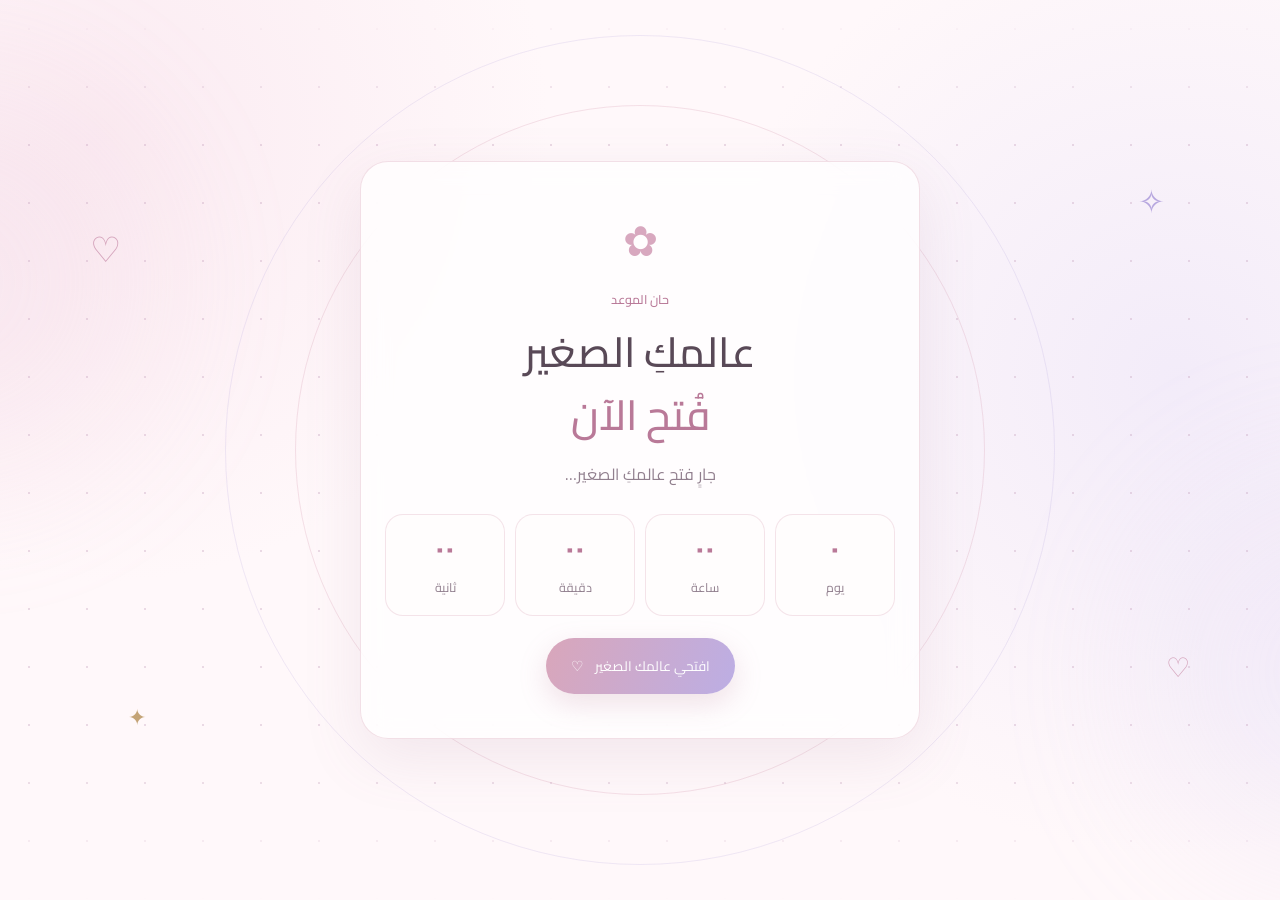
<file: index.html>
<!DOCTYPE html>
<html lang="ar" dir="rtl">
<head>
  <meta charset="UTF-8">
  <meta name="viewport" content="width=device-width, initial-scale=1.0">
  <meta name="theme-color" content="#fff5f8">
  <meta name="robots" content="noindex, nofollow">
  <meta name="description" content="عالم صغير صُنع لصبرينة، بكل الحب.">
  <title>عشانكك ♡</title>
  <link rel="preconnect" href="https://fonts.googleapis.com">
  <link rel="preconnect" href="https://fonts.gstatic.com" crossorigin>
  <link href="https://fonts.googleapis.com/css2?family=Cairo:wght@400;500;600;700&family=Playfair+Display:wght@500;600;700&family=Poppins:wght@300;400;500;600&display=swap" rel="stylesheet">
  <style>
    /* نفس ألوان وخطوط وتفاصيل الموقع الأصلي (css/style.css) */
    :root {
      --cream: #fff8fa; --pink: #f6dce8; --pink-deep: #d9a6ba; --rose: #b97998;
      --lavender: #e5def8; --lavender-deep: #b7a7df; --ink: #594957; --muted: #917f8e;
      --gold: #c4a477; --white: #fffdfd; --shadow: 0 20px 60px rgba(150, 111, 139, .12);
      --arabic: "Cairo", sans-serif;
    }
    * { box-sizing: border-box; }
    [hidden] { display: none !important; }
    html, body { height: 100%; }
    body {
      margin: 0; color: var(--ink); font-family: var(--arabic); font-weight: 400; overflow: hidden;
      background:
        radial-gradient(circle at 8% 15%, rgba(246,220,232,.48), transparent 28rem),
        radial-gradient(circle at 92% 42%, rgba(229,222,248,.48), transparent 30rem),
        var(--cream);
    }
    ::selection { background: #efd0df; color: #65485d; }
    h1, p { margin-top: 0; }

    .ambient { position: fixed; z-index: 0; width: 24rem; height: 24rem; border-radius: 50%; filter: blur(80px); opacity: .22; pointer-events: none; }
    .ambient-one { background: #efcadd; top: 10%; left: -15rem; }
    .ambient-two { background: #d9cff4; right: -16rem; bottom: 4%; }
    .sparkle-field {
      position: fixed; inset: 0; z-index: 0; pointer-events: none; opacity: .38;
      background-image: radial-gradient(#c7a7c0 1px, transparent 1px); background-size: 58px 58px;
      mask-image: linear-gradient(to bottom, transparent, black 15%, black 85%, transparent);
      -webkit-mask-image: linear-gradient(to bottom, transparent, black 15%, black 85%, transparent);
    }
    .orbit { position: fixed; top: 50%; left: 50%; transform: translate(-50%, -50%); border-radius: 50%; border: 1px solid rgba(217,166,186,.3); pointer-events: none; z-index: 0; }
    .orbit-a { width: min(88vw, 690px); aspect-ratio: 1; }
    .orbit-b { width: min(108vw, 830px); aspect-ratio: 1; border-color: rgba(183,167,223,.22); }
    .floating { position: fixed; z-index: 0; color: #d4a3bb; pointer-events: none; }
    .heart-one { left: 7%; top: 24%; font-size: 2.2rem; animation: float 6s ease-in-out infinite; }
    .heart-two { right: 7%; bottom: 23%; font-size: 1.7rem; animation: float 5s ease-in-out infinite reverse; }
    .star-one { right: 9%; top: 19%; font-size: 2rem; color: var(--lavender-deep); }
    .star-two { left: 10%; bottom: 18%; font-size: 1.4rem; color: var(--gold); }

    .gate { position: relative; z-index: 1; min-height: 100%; display: grid; place-items: center; padding: 22px; overflow-y: auto; text-align: center; }
    .gate-card {
      width: min(100%, 560px); padding: 40px 24px; border: 1px solid rgba(217,166,186,.35); border-radius: 28px;
      background: rgba(255,255,255,.72); box-shadow: var(--shadow);
      -webkit-backdrop-filter: blur(14px); backdrop-filter: blur(14px);
    }
    .gate-icon { color: #d8a8bf; font-size: 2.6rem; margin-bottom: 8px; animation: float 5s ease-in-out infinite; }
    .eyebrow { color: var(--rose); font-size: .78rem; font-weight: 500; margin-bottom: 0; }
    .gate-card h1 { margin: 10px 0 12px; font-family: var(--arabic); font-weight: 500; font-size: clamp(1.8rem, 6vw, 2.6rem); line-height: 1.5; color: var(--ink); }
    .gate-card h1 em { color: var(--rose); font-style: normal; font-weight: 500; }
    .gate-text { color: var(--muted); line-height: 2; margin: 0 0 24px; }
    .countdown { display: grid; grid-template-columns: repeat(4, 1fr); gap: 10px; margin-bottom: 22px; direction: rtl; }
    .countdown div { padding: 14px 4px; border-radius: 18px; background: var(--white); border: 1px solid rgba(217,166,186,.3); }
    .countdown strong { display: block; font-size: clamp(1.4rem, 6vw, 2rem); color: var(--rose); font-weight: 700; line-height: 1.3; }
    .countdown span { font-size: .78rem; color: var(--muted); }
    .primary-button {
      display: inline-block; border: 0; border-radius: 999px; padding: 15px 25px; margin-bottom: 4px; text-decoration: none;
      background: linear-gradient(110deg, #d9a6ba, #bcaee4); color: white; cursor: pointer; font-family: var(--arabic); font-size: .85rem;
      box-shadow: 0 10px 28px rgba(185,121,152,.22); transition: transform .25s, box-shadow .25s;
    }
    .primary-button:hover { transform: translateY(-3px); box-shadow: 0 14px 32px rgba(185,121,152,.3); }
    .primary-button:focus-visible { outline: 2px solid var(--rose); outline-offset: 3px; }
    .primary-button span { margin-right: 8px; }
    .micro-note { font-size: .78rem; color: #a895a3; margin: 14px 0 0; line-height: 1.9; }

    @keyframes float { 0%,100% { transform: translateY(0) rotate(-3deg); } 50% { transform: translateY(-12px) rotate(4deg); } }
    @media (prefers-reduced-motion: reduce) {
      *, *::before, *::after { animation-duration: .01ms !important; animation-iteration-count: 1 !important; transition-duration: .01ms !important; }
    }
  </style>
</head>
<body>
  <div class="ambient ambient-one"></div>
  <div class="ambient ambient-two"></div>
  <div class="sparkle-field" aria-hidden="true"></div>
  <div class="orbit orbit-a" aria-hidden="true"></div>
  <div class="orbit orbit-b" aria-hidden="true"></div>
  <div class="floating heart-one" aria-hidden="true">♡</div>
  <div class="floating heart-two" aria-hidden="true">♡</div>
  <div class="floating star-one" aria-hidden="true">✧</div>
  <div class="floating star-two" aria-hidden="true">✦</div>

  <main class="gate">
    <div class="gate-card">
      <div class="gate-icon" aria-hidden="true">✿</div>
      <p class="eyebrow" id="eyebrow">مفاجأة صغيرة</p>
      <h1 id="title">عالمكِ الصغير<br><em>لم يُفتح بعد</em></h1>
      <p class="gate-text" id="text">هناك شيء يُحضَّر لكِ بكل حب، وسيُفتح في موعده تماماً.</p>
      <div class="countdown" role="timer" aria-live="off">
        <div><strong id="cdDays">٠</strong><span>يوم</span></div>
        <div><strong id="cdHours">٠٠</strong><span>ساعة</span></div>
        <div><strong id="cdMinutes">٠٠</strong><span>دقيقة</span></div>
        <div><strong id="cdSeconds">٠٠</strong><span>ثانية</span></div>
      </div>
      <a class="primary-button" id="openLink" href="sabrine-birthday-arabic/index.html" hidden>افتحي عالمك الصغير <span>♡</span></a>
      <p class="micro-note" id="dateNote">٢٣ نوفمبر ٢٠٢٦ · الساعة <bdi dir="ltr">23:00</bdi> بتوقيت <bdi dir="ltr">GMT</bdi> <span>♡</span></p>
      <p class="micro-note" id="localNote" hidden></p>
    </div>
  </main>

  <script>
  (function () {
    "use strict";
    // موعد فتح الموقع: 23 نوفمبر 2026 – 23:00 بتوقيت GMT (UTC)
    var UNLOCK_AT = Date.parse("2026-11-23T23:00:00Z");
    var SITE_URL = "sabrine-birthday-arabic/index.html";

    var offset = 0;        // فرق ساعة الخادم عن ساعة الجهاز
    var opening = false;
    var timerId = null;

    var el = function (id) { return document.getElementById(id); };
    var parts = { d: el("cdDays"), h: el("cdHours"), m: el("cdMinutes"), s: el("cdSeconds") };

    function now() { return Date.now() + offset; }

    function ar(value, pad) {
      var s = String(value);
      while (pad && s.length < pad) s = "0" + s;
      return s.replace(/\d/g, function (d) { return "٠١٢٣٤٥٦٧٨٩"[Number(d)]; });
    }

    // مزامنة مع ساعة الخادم حتى لا يعتمد الفتح على ساعة الجهاز فقط
    function sync(done) {
      var finished = false;
      function end() { if (!finished) { finished = true; if (done) done(); } }
      if (!window.fetch || location.protocol === "file:") { end(); return; }
      var guard = setTimeout(end, 4000);
      fetch(location.href, { method: "HEAD", cache: "no-store" })
        .then(function (res) {
          var header = res.headers.get("Date");
          var serverTime = header ? Date.parse(header) : NaN;
          if (!isNaN(serverTime)) offset = serverTime - Date.now();
        })
        .catch(function () { /* نكتفي بساعة الجهاز */ })
        .then(function () { clearTimeout(guard); end(); });
    }

    function render(diff) {
      var total = Math.floor(diff / 1000);
      parts.d.textContent = ar(Math.floor(total / 86400));
      parts.h.textContent = ar(Math.floor((total % 86400) / 3600), 2);
      parts.m.textContent = ar(Math.floor((total % 3600) / 60), 2);
      parts.s.textContent = ar(total % 60, 2);
    }

    function showOpened() {
      el("eyebrow").textContent = "حان الموعد";
      el("title").innerHTML = "عالمكِ الصغير<br><em>فُتح الآن</em>";
      el("text").textContent = "جارٍ فتح عالمكِ الصغير…";
      render(0);
      el("dateNote").hidden = true;
      el("localNote").hidden = true;
      el("openLink").hidden = false;
    }

    function openSite() {
      if (opening) return;
      opening = true;
      // فحص أخير مع الخادم قبل الانتقال
      sync(function () {
        if (now() < UNLOCK_AT) { opening = false; tick(); return; }
        showOpened();
        setTimeout(function () { location.replace(SITE_URL); }, 1600);
      });
    }

    function tick() {
      clearTimeout(timerId);
      var diff = UNLOCK_AT - now();
      if (diff <= 0) { openSite(); return; }
      render(diff);
      timerId = setTimeout(tick, 1000 - (now() % 1000) + 20);
    }

    // الموعد بتوقيت جهاز المستخدم (إذا كان مختلفاً عن GMT)
    try {
      if (new Date().getTimezoneOffset() !== 0) {
        var f = new Intl.DateTimeFormat("ar-u-nu-arab-ca-gregory", { day: "numeric", month: "long", hour: "2-digit", minute: "2-digit", hour12: false });
        var note = el("localNote");
        note.textContent = "أي بتوقيت جهازكِ: " + f.format(new Date(UNLOCK_AT));
        note.hidden = false;
      }
    } catch (e) { /* لا شيء */ }

    document.addEventListener("visibilitychange", function () { if (!document.hidden) tick(); });

    tick();
    sync();
  })();
  </script>
</body>
</html>
</file>
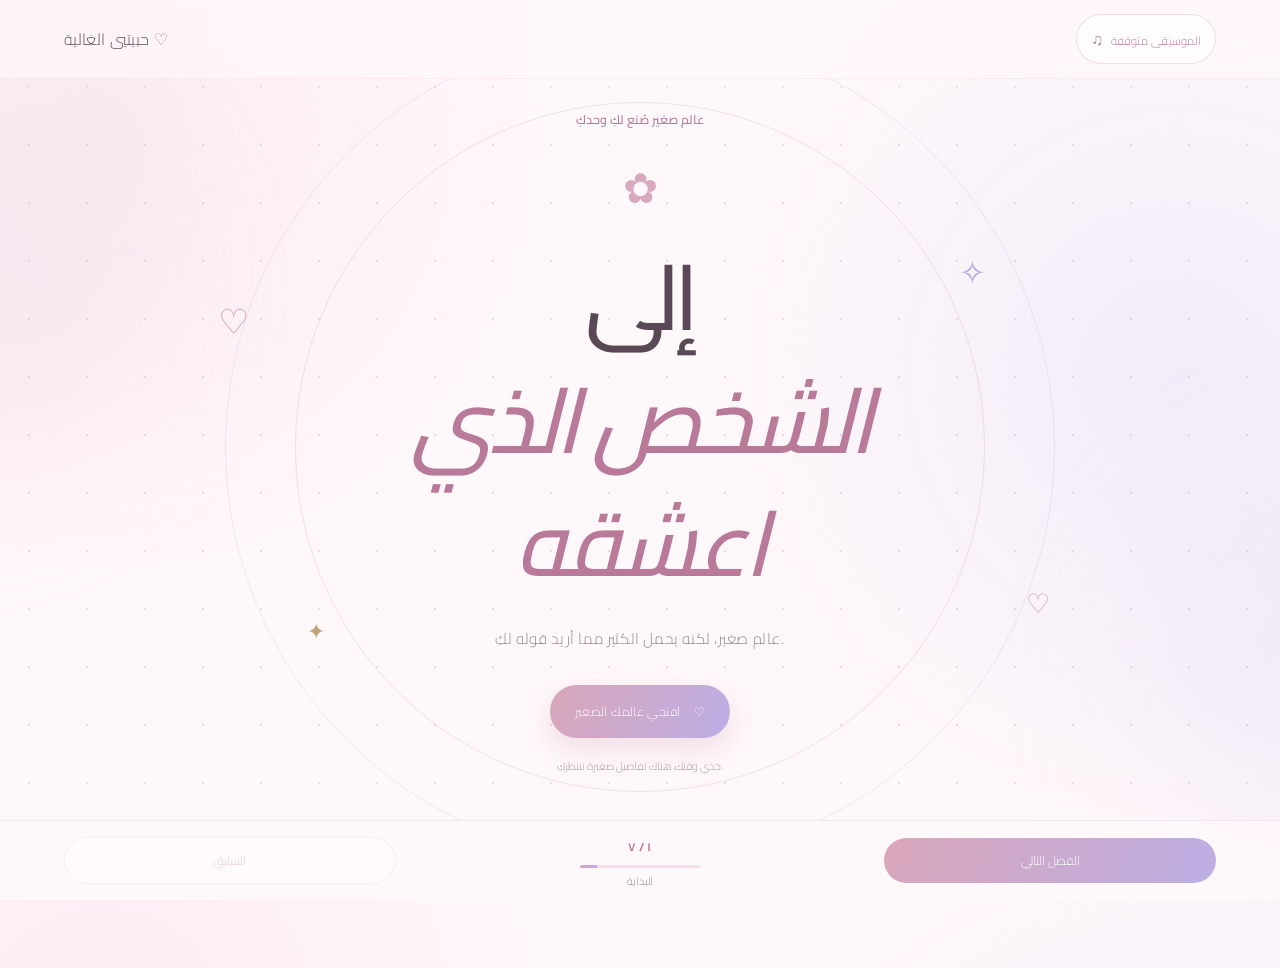
<file: sabrine-birthday-arabic/index.html>
<!DOCTYPE html>
<html lang="ar">
<head>
  <meta charset="UTF-8">
  <meta name="viewport" content="width=device-width, initial-scale=1.0">
  <meta name="theme-color" content="#fff5f8">
  <meta name="description" content="عالم صغير صُنع لصبرينة، بكل الحب.">
  <title> عشانكك ♡</title>
  <link rel="preconnect" href="https://fonts.googleapis.com">
  <link rel="preconnect" href="https://fonts.gstatic.com" crossorigin>
  <link href="https://fonts.googleapis.com/css2?family=Cairo:wght@400;500;600;700&family=Playfair+Display:wght@500;600;700&family=Poppins:wght@300;400;500;600&display=swap" rel="stylesheet">
  <link rel="stylesheet" href="css/style.css">
  <script src="js/lock.js"></script>
  <script src="js/script.js" defer></script>
</head>
<body class="arabic-site">
  <!-- شاشة القفل: تختفي تلقائياً عند 23 نوفمبر 2026 – 23:00 GMT -->
  <div class="lock-screen" id="lockScreen" dir="rtl" lang="ar">
    <div class="lock-card">
      <div class="lock-icon" aria-hidden="true">✿</div>
      <p class="eyebrow">مفاجأة صغيرة</p>
      <h1>عالمكِ الصغير<br><em>لم يُفتح بعد</em></h1>
      <p class="lock-text">هناك شيء يُحضَّر لكِ بكل حب، وسيُفتح في موعده تماماً.</p>
      <div class="lock-countdown" role="timer" aria-live="off">
        <div><strong id="lockDays">٠</strong><span>يوم</span></div>
        <div><strong id="lockHours">٠٠</strong><span>ساعة</span></div>
        <div><strong id="lockMinutes">٠٠</strong><span>دقيقة</span></div>
        <div><strong id="lockSeconds">٠٠</strong><span>ثانية</span></div>
      </div>
      <p class="micro-note">٢٣ نوفمبر ٢٠٢٦ · الساعة <bdi dir="ltr">23:00</bdi> بتوقيت <bdi dir="ltr">GMT</bdi> <span>♡</span></p>
    </div>
  </div>
  <div class="ambient ambient-one"></div>
  <div class="ambient ambient-two"></div>
  <div class="sparkle-field" aria-hidden="true"></div>

  <header class="topbar">
    <span class="brand"> حبيتيي الغالية <span>♡</span></span>
    <div class="top-actions">
      <button class="music-button" id="musicToggle" type="button" aria-pressed="false">
        <span class="music-icon">♫</span><span id="musicLabel">الموسيقى متوقفة</span>
      </button>
      
    </div>
    
  </header>

  <main id="chapterStage">
    <!-- 01 / THE INVITATION -->
    <section class="chapter hero section" id="home">
      <div class="hero-orbit orbit-a"></div>
      <div class="hero-orbit orbit-b"></div>
      <div class="hero-content">
        <p class="eyebrow">عالم صغير صُنع لكِ وحدكِ</p>
        <div class="hero-flower" aria-hidden="true">✿</div>
        <h1>إلى<br><em> الشخص الذي اعشقه </em></h1>
        <p class="hero-subtitle">عالم صغير، لكنه يحمل الكثير مما أريد قوله لكِ.</p>
        <button class="primary-button" id="openWorld" type="button">افتحي عالمك الصغير <span>♡</span></button>
        <p class="micro-note">خذي وقتكِ، هناك تفاصيل صغيرة تنتظركِ.</p>
      </div>
      <div class="floating-heart heart-one">♡</div>
      <div class="floating-heart heart-two">♡</div>
      <div class="floating-star star-one">✧</div>
      <div class="floating-star star-two">✦</div>
      
    </section>

    <!-- 02 / BIRTHDAY -->
    <section class="chapter section birthday-section" id="birthday">
      <div class="section-heading">
        <p class="eyebrow">الفصل الأول · يومكِ أنتِ</p>
        <h2>عيد ميلاد سعيد<br><em> كبيدتيي </em> <span class="pink-heart">♡</span></h2>
        <p class="section-intro">سنة جديدة لكِ، وأمنيات كثيرة أتمنى أن تقترب منكِ.</p>
      </div>
      <div class="birthday-card">
        <div class="cake-wrap">
          <div class="cake-sparkle">✧</div>
          <div class="candle-row" id="candles" aria-label="شموع عيد الميلاد">
            <button class="candle lit" type="button" aria-label="أطفئي الشمعة الأولى"><i></i></button>
            <button class="candle lit" type="button" aria-label="أطفئي الشمعة الثانية"><i></i></button>
            <button class="candle lit" type="button" aria-label="أطفئي الشمعة الثالثة"><i></i></button>
          </div>
          <div class="cake">
            <div class="icing"></div>
            <div class="cake-decoration">·　♡　·</div>
            <div class="cake-base"></div>
          </div>
          <p class="cake-hint">أطفئي الشموع وتمنّي أمنية</p>
        </div>
        <div class="wish-reveal" id="candleMessage" aria-live="polite">
          <span class="tiny-label">أمنية صغيرة لعيد ميلادكِ</span>
          <p>أتمنى أن تحمل لكِ سنتكِ الجديدة راحةً وفرحاً وأسباباً كثيرة للابتسام.</p>
        </div>
      </div>
      <p class="arabic-line" lang="ar" dir="rtl">كل عام وأنتِ بخير عشقيي. أتمنى تكون ذي السنة ألطف عليكِ، وأن تقتربي فيها من كل ما تتمنينه.</p>
    </section>

    <!-- 03 / REASONS -->
    <section class="chapter section reasons-section" id="reasons">
      <div class="section-heading">
        <p class="eyebrow">الفصل الثاني · تفاصيلكِ الصغيرة</p>
        <h2>أشياء اعشقها<br><em>فيكِ</em></h2>
        <p class="section-intro">هذه بعض التفاصيل التي اعشقها فيكِ. افتحي كل بطاقة.</p>
      </div>
      <div class="reason-grid">
        <button class="reason-card" type="button" aria-expanded="false">
          <span class="card-number">01</span><span class="card-symbol">✿</span>
          <strong>جمالكِ وتفاصيلكِ</strong><span class="reason-hidden">أحب ملامحكِ وعينيكِ وشعركِ وشامتكِ الصغيرة، وكل تفصيل فيكِ بطريقتكِ أنتِ.</span>
          <small>افتحي البطاقة</small>
        </button>
        <button class="reason-card" type="button" aria-expanded="false">
          <span class="card-number">02</span><span class="card-symbol">☁</span>
          <strong>مزاحكِ</strong><span class="reason-hidden">أحب خفة دمكِ، والطريقة التي تجعلين بها لحظة عادية ذكرى صغيرة بيننا.</span>
          <small>افتحي البطاقة</small>
        </button>
        <button class="reason-card" type="button" aria-expanded="false">
          <span class="card-number">03</span><span class="card-symbol">♡</span>
          <strong>رسائلكِ</strong><span class="reason-hidden">في كل رسالة، وفي كل كلمة بيننا، أجد سبباً جديداً يجعلني أقع في حبكِ من جديد.</span>
          <small>افتحي البطاقة</small>
        </button>
        <button class="reason-card" type="button" aria-expanded="false">
          <span class="card-number">04</span><span class="card-symbol">✧</span>
          <strong>شامتكِ الصغيرة</strong><span class="reason-hidden">الشامة التي فوق أنفكِ ليست أكثر تفصيل أفضّله، لكنها من التفاصيل التي أعشقها فيكِ.</span>
          <small>افتحي البطاقة</small>
        </button>
        <button class="reason-card" type="button" aria-expanded="false">
          <span class="card-number">05</span><span class="card-symbol">☾</span>
          <strong>تفاصيل يومكِ</strong><span class="reason-hidden">أحب حين تشاركينني ما حدث معكِ، حتى لو بدا لكِ شيئاً عادياً أو بسيطاً.</span>
          <small>افتحي البطاقة</small>
        </button>
        <button class="reason-card" type="button" aria-expanded="false">
          <span class="card-number">06</span><span class="card-symbol">❀</span>
          <strong>أنتِ كما أنتِ</strong><span class="reason-hidden">بضحكتكِ وكسلكِ ومزاحكِ ومزاجكِ وعيوبكِ أيضاً. لم أحب نسخة مثالية، أحببتكِ أنتِ.</span>
          <small>افتحي البطاقة</small>
        </button>
      </div>
    </section>

    <!-- 04 / STORY -->
    <section class="chapter section story-section" id="story">
      <div class="section-heading">
        <p class="eyebrow">الفصل الثالث · حكايتنا الصغيرة</p>
        <h2>بدايات صغيرة<br><em>صارت حكايتنا</em></h2>
        <p class="section-intro">لا أحتاج أن تكون حكايتنا مثالية. يكفيني أنها حكايتنا.</p>
      </div>
      <div class="timeline">
        <article class="timeline-item">
          <span class="timeline-dot">♡</span>
          <div class="timeline-card"><span class="tiny-label">البداية</span><h3>حديث بدأ من موقف عابر</h3><p>أتذكر كيف اقتربنا أكثر بعد ذلك الخلاف بين ناغي ورينغوكو. أردت وقتها أن أواسيكِ، ولم أكن أعرف أن ذلك الحديث سيصبح بداية شيء بهذا القدر من الأهمية عندي.</p></div>
        </article>
        <article class="timeline-item">
          <span class="timeline-dot">✧</span>
          <div class="timeline-card"><span class="tiny-label">مع الوقت</span><h3>صارت التفاصيل تعنيني</h3><p>تعرفت أكثر على طريقتكِ في الكلام ومزاحكِ وضحكتكِ وكسلكِ، وصرت أنتظر حتى أحاديثنا العادية.</p></div>
        </article>
        <article class="timeline-item">
          <span class="timeline-dot">☾</span>
          <div class="timeline-card"><span class="tiny-label">تفصيل لا أنساه</span><h3>حين رأيت وجهكِ</h3><p>كان ذلك من اللحظات التي قرّبتكِ إلى قلبي أكثر، وصارت بعض التفاصيل الصغيرة، ومنها شامتكِ فوق أنفكِ، عزيزة عليّ.</p></div>
        </article>
        <article class="timeline-item">
          <span class="timeline-dot">❀</span>
          <div class="timeline-card"><span class="tiny-label">ما زالت مستمرة</span><h3>أيام لم نعشها بعد</h3><p>أتمنى أن يأتي يوم لا أكتفي فيه بسماع تفاصيل يومكِ، بل أكون قريباً لأشارككِ إياها.</p></div>
        </article>
      </div>
    </section>

    <!-- 05 / LETTER -->
    <section class="chapter section letter-section" id="letter">
      <div class="section-heading">
        <p class="eyebrow">الفصل الرابع · منّي إليكِ</p>
        <h2>كلام منّي<br><em>إليكِ</em></h2>
        <p class="section-intro">لا شعر ولا كلمات معقدة. فقط كلام أريدكِ أن تعرفيه.</p>
      </div>
      <button class="simple-envelope" id="letterToggle" type="button" aria-controls="letterPaper" aria-expanded="false">
        <span class="envelope-icon" aria-hidden="true">✉</span>
        <span>رسالة صغيرة لكِ</span>
        <small>اضغطي لفتحها</small>
      </button>
      <article class="letter-paper full-letter" id="letterPaper" lang="ar" dir="rtl" hidden>
        <p class="letter-date">٢٤ نوفمبر ٢٠٢٦ · عيد ميلادكِ</p>
        <div class="letter-copy">
<p>الى اغلى انسانة في حياتي 🤍</p>
<p>اول مرة تقابلنا فيها لما دخلتي شيرو وقتها كانت نقابة جديدة وطلبتي تصيري مشرف لهيك طلبت من اوساراغي-روكيا تدربك ، وهيك بداتي تترفعي في الرتب وصرتي ملازمة فوقت قصير .</p>
<p>بس متى صرنا قراب اول مرة ومتى طحت فحبك كانت كانت لما وقع الشجار بين ناغي وذاك الشخص واعرف انو نيتك كانت طيبة بس شيء ادى لشيء ورينغو اتشاجر مع ناغي وناغي صار يقول انك السبب لهيك كاي ادميرال وكاي مشرف من نقابتي من واجبي اطمن عليك واعرف ايش حصل وليش خرجتي وكيف ، وكان دا افضل قرار فحياتي الحمد لله .</p>
<p>وقتها حكيتي لي المشكل وشوية من حياتك وعلاقتك السابقة وفكل كلمة كنت باشوف اكثر فتاة اعجبت فيها وحسيت انها قريبة لي فحياتي كلها ، مع كل كلمة وكل دقيقة كنت باحبك اكثر وباصنع انطباعات وتوقعات عنك ، عن انك لطيفة ، حنونة ، قلبك طيب ، شخص بيشبهني ويقدر يفهمني ، شخص ما كان بدي اشوفه زعلان او قلق ، فتاة بمية رجل ، بديت اشوفك جوهرة بين كومة من الفحم ، ادري انه بيبدو مبالغة بس من وقتها وللحين دي صورتي عنك ، واقسمت وقتها اني مو لازم اشوفك زعلانة ابدا ، عشانك بتلقي اللوم على نفسك فكل شيء ، دي الحاجات كرهتني فزعلك وخلتني اتمنى لو اقدر احضنك وطمنك انو مهما الدنيا انقلبت وقست عليك انا دايما باجانبك وديما هاحارب عشانك ، ومستعد افديكي بروحي وبكياني كله .</p>
<p>وبتمر الايام والاسابيع وبنتقرب من بعضنا خصوصا لما بدينا نلعب صراحة وتحدي مع كاكاشي ، وقتها كنت احاول اخليكي بجنبي عشانك صرتي منطقة الامان الخاصة بي ، الشخص الي لما اكلمه بانسى همومي كلها ، والوحيدة الي بتملئ عيوني ، وبمرور الايام باتاكد من ابطباعاتي الاولى عنك وباتاكد اني ما اخطات فيك وحبي لك بيزيد ويتضاعف ، وتعلقي بيك بيصير اكثر واكتر ، لين اليوم الي سالتيني فيه عن البنت الي معجب فيها فداك الوقت ، لهيك قررت اقول الي بقلبي واي نتيجة منك هاتقبلها كما هي ، ولكن لما اعترفتي انك بتبادليني نفس الشعور كنت رح انفجر من الفرحة ، فرحان لدرجة الموووت ، اتمنيت لو اليوم ما ينتهي واتمنيت لو اقدر ابخر المسافة الي كانت بيننا ،ووعدت نفسي اني هاصير الراجل الي بدك ياه ، الشخص الي هتفخري من انك اخترتيه ، وللحين باتمنى وباحاول ومستعد اضحي باي شيء عشان اصير ذاك الشخص ، عشان ما بدي تكون مجرد علاقة عابرة او العب بس بمشاعرك ووعود زائفة ، بدي تكوني الانسانة الي اعيش معها حياتي كلها ، الي اقدر كل يوم اصبح عليه فحضني وتكون زوجتي الي باحبها وهاضل احبها ، انتي وحدك ومتفي حد غيركك .</p>
<p>وتمر الايام وكل ثانية كل كلمة كل لحضة حبي لك بيتضاعف وبيزيد وتعلقي وامالي بتزيد معه ، وكل دقيقة من يومي تمر بدونك شوقي لك بيزيد اكثر واكثرر ، احيانا باكون بدي اسالك واصارحك واكلمك في كثير اشياء بس باكون خايف اثقل عليك او اخسرك وادري انك هتزعلي مني بكلامي دا 🙃🙃 ، بس والله ما اتحمل ابدا اكون عبء عليك ابدا ، مع انو في كثير اشياء كان بدي اعرفها عنك وكثير امور كان بدي اصارحك بيها ، لهيك هاستغل دي الرسالة عشان افرغ الي فقلبي ، عالاقل جزء منه عشان مابدي اطول الرسالة اكثر 🙂 .</p>
<p>تتذكري لما قلت لك اني بدي اتعرف عليك اكثر و سالتيني عن شو بدي اعرف ، الصراحة هي اني كان ودي اعرف كل شيء ، كل شيء من اول لحظة تتذكريها فصغرك ، لين طفولتك ، حياتك الشخصية والدراسية ، تفاصيل يومك ، مشاكلك مخاوفك طموحاتك اهدافك امانيك ، كل شيء ولسا ما فان الاوان وللحين بدي اعرف كل شيء عنك ، كيف ما هو ما بيهمني ، باحبك كنا انت بعيوبك وسلبياتك واخطائك ، احبها كلها وباتقبلها ، واي كلمة او اعتراف منك مو محتاجة تجامليه عشانك اصلا فنضري انسانة كاملة ، وافضل بنت عرفتها وحبيتها في العالم كله ، وانا متاكد اني ما رح لاقي زيك ولو لاقيت انا بدياك انتي وحدك ، ما رح ارضى بغيرك ، لهيك ما تحتاجي تخبي عني او تخافي من نظرتي ليك ، عشان حتى عيوبك واخطائك تزيد تخليكي كاملة ومثالية وتزيد حبي ليك .</p>
<p>المرة الاولى الي شفت فيها وجهك ، لما ارسلتي لي صورتك ، حاولت اخلي المحادثة تمر عادي ، بس والله اني عشقتكككك ، وعشان دي الفقرة زي فقرة شكلك ، بدي اقول لك ولو انك مش اجمل وحدة ولو في اشخاص رح يقولو انك مش جميلة ما يهمني ، انتي اكثر انسانة مثالية جميلة شفتها فحياتي ، باعشق كلشي فيك ، كلشي من صوتك ، شكل المتكاملة وجسمك الخفيف ، نحافتك ، وجهك ، شعرك سواء صحي او مريض باعشق كل شعرة فيه ، انفك ، عيونك الهادئة الي تخليني مغرم بيها ، شفتاك الي زي الؤلؤ ، وجنتيك المنتفختين الي بدي اعض وابوش فيهم 🙂 ، الوشمة الي تحت عينك الي تخليك مثالية اكثرر ، ايا يكن وكيف ما كنتي ومهما يصير ، انتي اجمل فتاة واكثر فتاة مثالية في العالم عندي ، باعشق كل شي فيك من اول شعرك لاخر قدميك ، باعشقك وباحبك ومافي حاجة ابدا رح تغير دا .</p>
<p>لما قلتي لي انك ولا مرة شفتيني زعلان او غاضب منك وانك بدك تشوفيني ، اعرف اني باحرمك من جانب من شخصيتي من حقك تعرفيه ، بس والله ماقدر والله ، لو بدي ولو حاولت ما رح اقدر ، كيف تتخيلي اني ازعل او اغضب من شخص كلمة او كلمتين منه تمحي همومي كلها ، سماع صوته بس بيخليني انسى الدنيا وما فيها ، من دون حتى ما احتاج اشتكي لك ، بتخلي يومي افضل وافضل ، ودي الحقيقة والله ، وبرضو ما بدي ازعجك بمشاكلي ادري اني باطلب منك دايما تصارحيني بكل شيء ، واني بدي اشوفك زي ما انتي عشانك كاملة فنضري ، بس انا ما بدي تشوفيني ضعيف او بكاء ، ما بدي الفتاة الي احلم اعيش حياتي معها تشوفني مثير للشفقة ، بدي اعتذر بس ممنوع علي هيهيههي 🙃 ، ولكن هاوعدك من الحين ، اني ما رح خبي عليك شي واني ما رح اتصنع عشان اعجبك واني رح خليكي تشوفيني زي ما انا ، بعيوبي وايجابياتي ، لو بدك طبعا ، وفنفس الوقت ما رح اثقل عليك ولو طلبتي مني او قلتي اني مش عبء عليك ، انا باعشقك وبدياكي زوجتي لهيك هاخليك تشوفي وتحكمي بنفسك ، واي قرار بتقريريه حبيبتي انا معك ، مهما يكن ، بديت الخبط ادري 🙂🙂 وععععععع .</p>
<p>ادري اني باضغط عليكي احيانا ، واحيانا تصرفاتي بتكون مبالغ فيها ، بس والله عشانك ، كلانا بيعرف انو الجيل الي احنا فيه اسوء جيل ، بشر زنوج ، تبا للحياة ، وانا بدي احميك ، مع انو ادري مقدر احميك تماما ، بس بدي ، ما بدي شوفك زعلانة او شوف حد بيستغلك او يضحك عليك ، لهيك بلييز تحمليني واعرفي انو كلشي بيبدو مبالغة مني ، هو عشان بدي احمي اعز انسانة عندي ، من العالم النجس الي بنعيش فيه .</p>
<p>واخيرا هاقول انو الرسالة دي مباشرة من قلبي ، بدون مجاملة ولا شي ، الي جت فقلبي باكتبها ، وفي صراحة الكثييييير والكثييييييير لسا بدي اقوله ، بس ما رح خلص ابدا هه ، وما بدي الرسالة تكون طويلة او تطون مثالية ، بدياها تكون صادقة زي ما طلبتي ، وهاختم بانو مهما وصفتك ، ومهما تغزلت ، فما رح اوفيك حقك ، وما في كلمات تقدر توصفك ، انتي اكثر انسانة مثالية واكثر انسانة باعشقها والوحيدة الي بتملأ عيني ، والوحيدة الي بدياها بحانبي للابد .<br>احببتك ، واحبك ، وساضل احبك الي الابد 🤍 .</p>
        </div>
        <p class="letter-signature">🤍</p>
      </article>
    </section>

    <!-- 06 / IF I WERE THERE -->
    <section class="chapter section together-section" id="together">
      <div class="section-heading">
        <p class="eyebrow">الفصل الخامس · أمنية صغيرة</p>
        <h2>لو كنت<br><em>بقربكِ</em></h2>
        <p class="section-intro">اختاري لحظة صغيرة من أمنية أتمنى أن أعيشها معكِ.</p>
      </div>
      <div class="daydream-layout">
        <div class="daydream-menu" role="group" aria-label="اختاري لحظة من يوم ميلادكِ">
          <button class="daydream-choice active" type="button" data-dream="gift"><span>01</span> هدية صغيرة</button>
          <button class="daydream-choice" type="button" data-dream="walk"><span>02</span> نزهة هادئة</button>
          <button class="daydream-choice" type="button" data-dream="treat"><span>03</span> شيء تحبينه</button>
          <button class="daydream-choice" type="button" data-dream="hug"><span>04</span> عناق طويل</button>
        </div>
        <div class="daydream-display" aria-live="polite">
          <div class="daydream-icon" id="dreamIcon">🎁</div>
          <p class="tiny-label" id="dreamLabel">أولاً وقبل كل شيء</p>
          <h3 id="dreamTitle">هدية صغيرة</h3>
          <p id="dreamText">سأختار لكِ شيئاً بعناية، ثم أنتظر ابتسامتكِ وأنتِ تفتحينه.</p>
        </div>
      </div>
    </section>

    <!-- 07 / FINAL WISH -->
    <section class="chapter section final-section" id="wish">
      <div class="moon" aria-hidden="true"><span></span></div>
      <p class="eyebrow">الصفحة الأخيرة · وليست الأمنية الأخيرة</p>
      <h2>أتمنى أن تكون<br><em>هذه السنة لطيفة عليكِ.</em></h2>
      <div class="final-wishes">
        <p>أسباب أكثر لتبتسمي.</p>
        <p>لحظات أكثر تفخرين بها.</p>
        <p>طمأنينة أكبر في قلبكِ.</p>
        <p>أحلام تقترب من التحقق.</p>
      </div>
      <button class="primary-button" id="finalSurprise" type="button">سر صغير أخير <span>✧</span></button>
      <p class="final-secret" id="finalSecret" hidden> مهما حملت لكِ الأيام، أتمنى ألا تنسي أنكِ تستحقين الخير والراحة والحب. عيد ميلاد سعيد مزتييييي. ♡</p>
      <p class="final-signature">عيد ميلاد سعيد يا أغلى فتاة. <span>♡</span></p>
      <div class="hidden-star star-hidden-one" data-secret="رسالة صغيرة منكِ قادرة أن تجعل يومي مختلفاً.">✦</div>
      <div class="hidden-star star-hidden-two" data-secret="أتمنى أن نصنع معاً ذكريات كثيرة أخرى.">✧</div>
      <div class="hidden-star star-hidden-three" data-secret="هذا العالم الصغير صُنع لكِ وحدكِ.">✦</div>
      <p class="star-counter" id="starCounter">هناك ثلاث نجمات صغيرة تختبئ في هذا الفصل.</p>
      <div class="last-confession" dir="rtl">
        <p class="tiny-label">اعتراف أخير</p>
        <p>حبيبتي ، ادري الكلام دا بكير اقوله ، بس ، هل تقبلين بي شريك لحياتك في السراء والضراء ، والحزن والفرح ، وسندا لكي .</p>
        <small>مو محتاجة تردي بس حبيت اسأل 🙃🙃💕</small>
      </div>
    </section>
  </main>

  

  <div class="chapter-controls" id="chapterControls" aria-label="التنقل بين الفصول">
    <button type="button" id="previousChapter" class="chapter-nav-button" disabled>السابق</button>
    <div class="chapter-progress">
      <span id="chapterCount">١ / ٧</span>
      <div class="progress-track"><span id="progressFill"></span></div>
      <small id="chapterName">البداية</small>
    </div>
    <button type="button" id="nextChapter" class="chapter-nav-button">الفصل التالي</button>
  </div>
  <div class="toast" id="toast" role="status" aria-live="polite"></div>
  <audio id="backgroundMusic" src="assets/music.mp3" loop preload="none"></audio>
</body>
</html>
</file>
<file: sabrine-birthday-arabic/css/style.css>
@import url('https://fonts.googleapis.com/css2?family=Cairo:wght@400;500;600;700&family=Playfair+Display:ital,wght@0,500;0,600;0,700;1,500;1,600&family=Poppins:wght@300;400;500;600&display=swap');

:root {
  --cream: #fff8fa;
  --pink: #f6dce8;
  --pink-deep: #d9a6ba;
  --rose: #b97998;
  --lavender: #e5def8;
  --lavender-deep: #b7a7df;
  --ink: #594957;
  --muted: #917f8e;
  --gold: #c4a477;
  --white: #fffdfd;
  --shadow: 0 20px 60px rgba(150, 111, 139, .12);
  --serif: "Playfair Display", Georgia, serif;
  --sans: "Poppins", Arial, sans-serif;
  --arabic: "Cairo", sans-serif;
}

* { box-sizing: border-box; }
html { scroll-behavior: smooth; scroll-padding-top: 84px; }
body {
  margin: 0;
  color: var(--ink);
  background:
    radial-gradient(circle at 8% 15%, rgba(246,220,232,.48), transparent 28rem),
    radial-gradient(circle at 92% 42%, rgba(229,222,248,.48), transparent 30rem),
    var(--cream);
  font-family: var(--sans);
  font-weight: 300;
  overflow-x: hidden;
}
button, a { font: inherit; }
button { color: inherit; }
a { color: inherit; text-decoration: none; }
::selection { background: #efd0df; color: #65485d; }

.ambient { position: fixed; z-index: -1; width: 24rem; height: 24rem; border-radius: 50%; filter: blur(80px); opacity: .22; pointer-events: none; }
.ambient-one { background: #efcadd; top: 10%; left: -15rem; }
.ambient-two { background: #d9cff4; right: -16rem; bottom: 4%; }
.sparkle-field { position: fixed; inset: 0; z-index: -1; pointer-events: none; opacity: .38; background-image: radial-gradient(#c7a7c0 1px, transparent 1px); background-size: 58px 58px; mask-image: linear-gradient(to bottom, transparent, black 15%, black 85%, transparent); }

.topbar {
  position: fixed; z-index: 20; top: 0; left: 0; right: 0; min-height: 70px;
  padding: 14px clamp(18px, 5vw, 72px); display: flex; align-items: center; justify-content: space-between;
  background: rgba(255,248,250,.78); backdrop-filter: blur(18px); border-bottom: 1px solid rgba(217,166,186,.16);
}
.brand { font-family: var(--serif); font-size: 1.18rem; letter-spacing: .02em; }
.brand span, .footer span { color: var(--rose); }
.top-actions { display: flex; align-items: center; gap: 10px; }
.music-button, .menu-button {
  border: 1px solid rgba(185,121,152,.24); background: rgba(255,255,255,.58); border-radius: 999px;
  padding: 9px 14px; color: var(--rose); cursor: pointer; transition: .25s ease;
}
.music-button { font-size: .72rem; letter-spacing: .02em; }
.music-button:hover, .music-button.playing { background: #f5e2eb; border-color: #d9a6ba; }
.music-icon { font-size: 1rem; margin-right: 7px; }
.menu-button { display: none; font-size: 1rem; }
.nav { display: flex; align-items: center; gap: clamp(14px, 2.5vw, 32px); }
.nav a { font-size: .72rem; color: var(--muted); transition: color .2s; }
.nav a:hover { color: var(--rose); }

.section { position: relative; padding: 112px 22px; max-width: 1120px; margin: 0 auto; }
.hero {
  min-height: 100svh; max-width: none; display: grid; place-items: center; text-align: center;
  overflow: hidden; padding-top: 130px; padding-bottom: 100px;
}
.hero-content { position: relative; z-index: 2; max-width: 720px; }
.eyebrow { color: var(--rose); font-size: .68rem; text-transform: uppercase; letter-spacing: .2em; font-weight: 500; }
.hero-flower { color: #d8a8bf; font-size: 2.6rem; margin: 18px 0 8px; animation: float 5s ease-in-out infinite; }
h1, h2, h3, p { margin-top: 0; }
h1, h2 { font-family: var(--serif); font-weight: 500; line-height: 1.08; }
h1 { font-size: clamp(3.5rem, 9vw, 7.5rem); margin-bottom: 20px; letter-spacing: -.045em; }
h1 em, h2 em { color: var(--rose); font-weight: 500; }
.hero-subtitle { color: var(--muted); font-size: .95rem; letter-spacing: .04em; margin-bottom: 30px; }
.primary-button, .secondary-button {
  border: 0; border-radius: 999px; padding: 15px 25px; background: linear-gradient(110deg, #d9a6ba, #bcaee4);
  color: white; cursor: pointer; box-shadow: 0 10px 28px rgba(185,121,152,.22); transition: transform .25s, box-shadow .25s;
  font-size: .78rem; letter-spacing: .03em;
}
.primary-button:hover, .secondary-button:hover { transform: translateY(-3px); box-shadow: 0 14px 32px rgba(185,121,152,.3); }
.primary-button span, .secondary-button span { margin-left: 10px; }
.micro-note { font-size: .67rem; color: #a895a3; margin-top: 18px; }
.hero-orbit { position: absolute; border: 1px solid rgba(217,166,186,.3); border-radius: 50%; pointer-events: none; }
.orbit-a { width: min(76vw, 690px); aspect-ratio: 1; }
.orbit-b { width: min(90vw, 830px); aspect-ratio: 1; border-color: rgba(183,167,223,.22); }
.floating-heart, .floating-star { position: absolute; color: #d4a3bb; pointer-events: none; }
.heart-one { left: 17%; top: 29%; font-size: 2.2rem; animation: float 6s ease-in-out infinite; }
.heart-two { right: 18%; bottom: 26%; font-size: 1.7rem; animation: float 5s ease-in-out infinite reverse; }
.star-one { right: 23%; top: 23%; font-size: 2rem; color: var(--lavender-deep); }
.star-two { left: 24%; bottom: 23%; font-size: 1.4rem; color: var(--gold); }
.scroll-cue { position: absolute; bottom: 28px; display: flex; flex-direction: column; align-items: center; gap: 8px; color: #a895a3; font-size: .62rem; letter-spacing: .12em; text-transform: uppercase; }
.scroll-cue span { height: 34px; width: 1px; background: linear-gradient(var(--pink-deep), transparent); }

.section-heading { text-align: center; max-width: 650px; margin: 0 auto 52px; }
.section-heading h2 { font-size: clamp(2.7rem, 6vw, 4.7rem); margin: 13px 0 18px; letter-spacing: -.035em; }
.section-intro { color: var(--muted); font-size: .88rem; line-height: 1.8; }
.pink-heart { color: var(--pink-deep); font-family: var(--sans); font-size: .7em; }
.birthday-section { padding-top: 125px; }
.birthday-card {
  max-width: 700px; margin: 0 auto; padding: 38px 28px 30px; border: 1px solid rgba(217,166,186,.3);
  border-radius: 30px; background: rgba(255,255,255,.65); box-shadow: var(--shadow); text-align: center;
}
.cake-wrap { position: relative; max-width: 330px; margin: 0 auto; padding-top: 30px; }
.candle-row { display: flex; justify-content: center; gap: 31px; height: 55px; align-items: flex-end; position: relative; z-index: 2; }
.candle { width: 11px; height: 42px; border: 0; border-radius: 5px 5px 2px 2px; background: repeating-linear-gradient(135deg, #fff 0 5px, #e8b6cb 5px 9px); position: relative; cursor: pointer; }
.candle i { position: absolute; left: 2px; top: -15px; width: 8px; height: 13px; border-radius: 70% 30% 65% 35%; background: #f6c77c; transform: rotate(45deg); box-shadow: 0 0 14px #f5c17a; transition: .25s; }
.candle:not(.lit) i { opacity: 0; transform: scale(.2); }
.cake { position: relative; width: 220px; height: 112px; margin: 0 auto; }
.icing { height: 42px; background: #f3d7e4; border-radius: 50% 50% 15px 15px / 55% 55% 18px 18px; border-bottom: 5px dotted #d9a6ba; position: relative; z-index: 1; }
.cake-base { position: absolute; top: 25px; left: 0; width: 220px; height: 80px; border-radius: 12px 12px 24px 24px; background: linear-gradient(90deg, #e9c4d4, #f6e3eb 50%, #e6bfd1); box-shadow: inset 0 -9px rgba(195,145,170,.13); }
.cake-decoration { position: absolute; z-index: 2; top: 53px; width: 100%; color: #bd839f; font-size: 1.1rem; }
.cake-sparkle { position: absolute; right: 7px; top: 0; color: var(--gold); font-size: 2rem; }
.cake-hint { color: #a895a3; font-size: .68rem; margin: 6px 0 0; }
.wish-reveal { max-width: 430px; margin: 27px auto 0; padding: 17px 20px; background: #fff7fa; border-radius: 18px; }
.tiny-label { color: var(--rose); font-size: .61rem; letter-spacing: .16em; text-transform: uppercase; font-weight: 500; }
.wish-reveal p { color: var(--muted); font-family: var(--serif); font-size: 1.1rem; line-height: 1.55; margin: 7px 0 0; }
.arabic-line { margin: 32px auto 0; text-align: center; font-family: var(--arabic); color: #8e7485; font-size: 1rem; line-height: 2; }

.reasons-section { padding-top: 100px; }
.reason-grid { display: grid; grid-template-columns: repeat(3, 1fr); gap: 17px; }
.reason-card {
  min-height: 220px; padding: 25px 22px; border: 1px solid rgba(217,166,186,.28); border-radius: 22px;
  background: rgba(255,255,255,.62); text-align: left; cursor: pointer; display: flex; flex-direction: column; align-items: flex-start;
  transition: transform .25s, background .25s, box-shadow .25s; box-shadow: 0 8px 24px rgba(150,111,139,.05);
}
.reason-card:hover { transform: translateY(-5px); box-shadow: var(--shadow); background: white; }
.card-number { font-size: .62rem; color: #b7a7b3; letter-spacing: .1em; }
.card-symbol { font-size: 1.6rem; color: var(--pink-deep); margin: 13px 0; }
.reason-card strong { font-family: var(--serif); font-size: 1.25rem; font-weight: 500; }
.reason-hidden { display: none; color: var(--muted); font-size: .78rem; line-height: 1.7; margin-top: 12px; }
.reason-card small { color: #b49baa; font-size: .6rem; margin-top: auto; padding-top: 16px; }
.reason-card.open { background: #fff; border-color: rgba(185,121,152,.42); }
.reason-card.open .reason-hidden { display: block; }
.reason-card.open small { color: var(--rose); }
.edit-reminder { max-width: 700px; margin: 26px auto 0; text-align: center; color: #a895a3; font-size: .68rem; line-height: 1.8; }

.story-section { padding-top: 110px; }
.timeline { max-width: 720px; margin: 0 auto; position: relative; }
.timeline::before { content: ""; position: absolute; top: 10px; bottom: 10px; left: 21px; width: 1px; background: linear-gradient(var(--pink-deep), var(--lavender-deep), transparent); }
.timeline-item { position: relative; padding: 0 0 26px 66px; }
.timeline-dot { position: absolute; left: 5px; top: 0; width: 34px; height: 34px; display: grid; place-items: center; border-radius: 50%; color: var(--rose); background: #fff; border: 1px solid #efd6e2; box-shadow: 0 4px 14px rgba(185,121,152,.1); }
.timeline-card { padding: 22px 25px; border-radius: 18px; border: 1px solid rgba(217,166,186,.25); background: rgba(255,255,255,.65); }
.timeline-card h3 { font-family: var(--serif); font-size: 1.3rem; font-weight: 500; margin: 7px 0; }
.timeline-card p { color: var(--muted); font-size: .78rem; line-height: 1.8; margin: 0; }

.letter-section { padding-top: 100px; text-align: center; }
.letter-envelope {
  max-width: 720px; margin: 0 auto 26px; position: relative; padding: 25px; border-radius: 8px 8px 22px 22px;
  background: linear-gradient(145deg, #f0d9e4, #e8def7); box-shadow: var(--shadow); min-height: 230px; overflow: hidden;
}
.letter-envelope::before, .letter-envelope::after { content: ""; position: absolute; top: 0; width: 52%; height: 100%; background: rgba(255,255,255,.18); }
.letter-envelope::before { left: 0; clip-path: polygon(0 0,100% 50%,0 100%); }
.letter-envelope::after { right: 0; clip-path: polygon(100% 0,0 50%,100% 100%); }
.letter-seal { position: absolute; z-index: 2; left: 50%; top: 50%; transform: translate(-50%,-50%); width: 54px; height: 54px; display: grid; place-items: center; border-radius: 50%; color: white; background: #c58da9; box-shadow: 0 4px 16px rgba(120,70,100,.2); transition: opacity .3s, transform .3s; }
.letter-paper { position: relative; z-index: 3; max-width: 590px; margin: 0 auto; padding: 38px clamp(22px,5vw,52px); background: #fffdfb; box-shadow: 0 8px 28px rgba(100,70,90,.12); text-align: left; opacity: 0; transform: translateY(30px) scale(.97); transition: opacity .7s, transform .7s; pointer-events: none; }
.letter-envelope.open .letter-paper { opacity: 1; transform: translateY(0) scale(1); pointer-events: auto; }
.letter-envelope.open .letter-seal { opacity: 0; transform: translate(-50%,-50%) scale(.5); }
.letter-date { color: #ad98a5; font-size: .65rem; text-align: right; }
.letter-paper h3 { font-family: var(--serif); font-size: 1.6rem; font-weight: 500; margin: 15px 0 20px; }
.letter-copy p { font-size: .78rem; line-height: 1.9; color: #796978; margin-bottom: 15px; }
.letter-signoff { font-family: var(--serif); font-size: 1rem; margin: 24px 0 3px; }
.letter-signoff span { color: var(--rose); }
.letter-signature { font-family: var(--serif); font-style: italic; color: var(--rose); font-size: 1.35rem; margin-bottom: 18px; }
.letter-arabic { font-family: var(--arabic); color: #94798c; font-size: .9rem; line-height: 2; border-top: 1px solid #f0e4ea; padding-top: 15px; }
.secondary-button { background: #fff; color: var(--rose); border: 1px solid #e8cbd9; box-shadow: none; }

.together-section { padding-top: 100px; }
.daydream-layout { max-width: 800px; margin: 0 auto; display: grid; grid-template-columns: .85fr 1.15fr; gap: 20px; }
.daydream-menu { display: flex; flex-direction: column; gap: 10px; }
.daydream-choice { border: 1px solid rgba(217,166,186,.26); border-radius: 14px; background: rgba(255,255,255,.58); text-align: left; padding: 17px 18px; cursor: pointer; color: var(--muted); transition: .2s; font-size: .78rem; }
.daydream-choice span { color: var(--pink-deep); margin-right: 12px; font-size: .65rem; }
.daydream-choice.active, .daydream-choice:hover { background: #f5e6ef; color: var(--ink); border-color: #dfb8cb; }
.daydream-display { min-height: 270px; border-radius: 22px; padding: 34px; background: linear-gradient(140deg, rgba(246,220,232,.7), rgba(229,222,248,.75)); display: flex; flex-direction: column; justify-content: center; }
.daydream-icon { font-size: 2.7rem; margin-bottom: 17px; }
.daydream-display h3 { font-family: var(--serif); font-size: 1.8rem; font-weight: 500; margin: 9px 0; }
.daydream-display p:last-child { color: #806f80; font-size: .8rem; line-height: 1.8; margin: 0; }

.final-section {
  max-width: none; min-height: 760px; overflow: hidden; text-align: center; display: flex; flex-direction: column; align-items: center; justify-content: center;
  background: radial-gradient(ellipse at center, rgba(229,222,248,.56), rgba(255,248,250,0) 65%);
}
.final-section h2 { font-size: clamp(2.9rem, 7vw, 5.8rem); margin: 18px 0 30px; }
.moon { width: 92px; height: 92px; border-radius: 50%; background: #f3e1c9; box-shadow: 0 0 45px rgba(228,198,165,.5); margin-bottom: 25px; position: relative; overflow: hidden; }
.moon span { position: absolute; width: 82px; height: 82px; background: #e7def5; border-radius: 50%; top: -12px; left: 25px; }
.final-wishes { display: flex; flex-wrap: wrap; justify-content: center; gap: 10px; max-width: 650px; margin: 0 auto 30px; }
.final-wishes p { border: 1px solid rgba(217,166,186,.32); border-radius: 999px; padding: 10px 15px; color: var(--muted); background: rgba(255,255,255,.48); font-size: .7rem; margin: 0; }
.final-secret { max-width: 520px; margin: 25px auto 0; color: #806f80; font-family: var(--serif); font-size: 1.2rem; line-height: 1.7; animation: fadeUp .6s both; }
.final-signature { margin-top: 55px; font-family: var(--serif); font-size: 1.15rem; }
.final-signature span { color: var(--rose); }
.hidden-star { position: absolute; color: #c1a8dc; font-size: 1.5rem; cursor: pointer; padding: 15px; animation: twinkle 2.6s ease-in-out infinite; }
.star-hidden-one { top: 22%; left: 17%; }
.star-hidden-two { top: 38%; right: 15%; animation-delay: .7s; }
.star-hidden-three { bottom: 20%; left: 24%; animation-delay: 1.2s; }
.star-counter { color: #aa96a6; font-size: .62rem; margin-top: 25px; }
.footer { text-align: center; padding: 30px 20px 42px; border-top: 1px solid rgba(217,166,186,.18); color: var(--muted); }
.footer a { font-size: .7rem; color: var(--rose); }
.footer p { font-family: var(--serif); font-size: 1rem; margin: 17px 0 5px; }
.footer small { font-size: .62rem; }
.toast { position: fixed; z-index: 50; bottom: 24px; left: 50%; transform: translate(-50%, 20px); opacity: 0; pointer-events: none; max-width: calc(100% - 32px); background: rgba(89,73,87,.92); color: white; padding: 12px 18px; border-radius: 999px; font-size: .75rem; text-align: center; transition: .3s; }
.toast.show { opacity: 1; transform: translate(-50%,0); }

@keyframes float { 0%,100% { transform: translateY(0) rotate(-3deg); } 50% { transform: translateY(-12px) rotate(4deg); } }
@keyframes twinkle { 0%,100% { opacity: .55; transform: scale(.9); } 50% { opacity: 1; transform: scale(1.18); } }
@keyframes fadeUp { from { opacity: 0; transform: translateY(12px); } to { opacity: 1; transform: translateY(0); } }

@media (max-width: 760px) {
  .topbar { min-height: 62px; padding: 11px 17px; }
  .brand { font-size: 1.05rem; }
  .menu-button { display: inline-block; }
  .music-button { padding: 8px 11px; }
  .nav { display: none; position: absolute; top: 61px; left: 12px; right: 12px; padding: 16px; border-radius: 18px; background: rgba(255,253,253,.97); box-shadow: var(--shadow); flex-direction: column; align-items: stretch; gap: 0; }
  .nav.open { display: flex; }
  .nav a { padding: 12px 8px; border-bottom: 1px solid #f5e8ee; font-size: .78rem; }
  .nav a:last-child { border: 0; }
  .section { padding: 88px 19px; }
  .hero { min-height: 94svh; padding-top: 100px; }
  .hero-orbit.orbit-a { width: 88vw; }
  .hero-orbit.orbit-b { width: 108vw; }
  .heart-one { left: 7%; top: 24%; }
  .heart-two { right: 7%; bottom: 23%; }
  .star-one { right: 9%; top: 19%; }
  .star-two { left: 10%; bottom: 18%; }
  .section-heading { margin-bottom: 36px; }
  .section-heading h2 { font-size: clamp(2.5rem, 12vw, 4rem); }
  .reason-grid { grid-template-columns: repeat(2, 1fr); gap: 11px; }
  .reason-card { min-height: 205px; padding: 18px 15px; }
  .reason-card strong { font-size: 1.08rem; }
  .timeline-item { padding-left: 54px; }
  .timeline-card { padding: 18px; }
  .daydream-layout { grid-template-columns: 1fr; }
  .daydream-menu { display: grid; grid-template-columns: 1fr 1fr; }
  .daydream-choice { padding: 14px 12px; font-size: .69rem; }
  .daydream-display { min-height: 230px; padding: 27px; }
  .letter-envelope { padding: 14px; }
  .letter-paper { padding: 30px 22px; }
  .final-section { min-height: 700px; }
  .star-hidden-one { left: 5%; top: 17%; }
  .star-hidden-two { right: 4%; top: 34%; }
  .star-hidden-three { left: 10%; bottom: 15%; }
}
@media (max-width: 390px) {
  .music-button { font-size: 0; }
  .music-icon { font-size: 1rem; margin: 0; }
  .reason-grid { grid-template-columns: 1fr 1fr; }
  .reason-card { min-height: 190px; }
  .final-wishes { gap: 7px; }
  .final-wishes p { font-size: .63rem; padding: 9px 11px; }
}
@media (prefers-reduced-motion: reduce) {
  *, *::before, *::after { scroll-behavior: auto !important; animation-duration: .01ms !important; animation-iteration-count: 1 !important; transition-duration: .01ms !important; }
}


/* تجربة الفصول: فصل واحد ظاهر في كل مرة */
html { scroll-behavior: auto; height: 100%; }
body { height: 100%; overflow: hidden; font-family: var(--arabic); }
.topbar { min-height: 68px; }
.brand { font-family: var(--arabic); font-size: 1rem; }
.music-button { font-family: var(--arabic); }
main#chapterStage { position: relative; height: calc(100svh - 142px); margin-top: 68px; overflow: hidden; }
.chapter { display: none; width: 100%; max-width: 1120px; height: 100%; min-height: 0; margin: 0 auto;
  padding: 28px clamp(18px, 4vw, 52px) 34px; overflow-y: auto; overscroll-behavior: contain;
  scrollbar-width: thin; scrollbar-color: rgba(185,121,152,.35) transparent; animation: chapterEnter .45s ease both; }
.chapter.active { display: block; }
.chapter.hero.active { display: grid; place-items: center; max-width: none; padding: 20px 18px; }
.chapter .section-heading { margin-bottom: 28px; }
.chapter .section-heading h2 { font-family: var(--arabic); line-height: 1.35; }
.chapter h1, .chapter h2, .chapter h3, .chapter p, .chapter button, .chapter .tiny-label { font-family: var(--arabic); }
.chapter .eyebrow { letter-spacing: 0; font-size: .78rem; }
.chapter h1 { font-size: clamp(2.7rem, 8vw, 5.7rem); line-height: 1.35; }
.chapter .hero-subtitle { line-height: 2; }
.chapter .scroll-cue { display: none; }
.chapter .section-heading { margin-bottom: 24px; }
.chapter .section-heading h2 { font-size: clamp(2.2rem, 6vw, 4rem); }
.chapter .reason-grid { direction: rtl; }
.chapter .reason-card { text-align: right; align-items: flex-start; }
.chapter .timeline { direction: rtl; }
.chapter .timeline::before { left: auto; right: 21px; }
.chapter .timeline-item { padding: 0 66px 20px 0; }
.chapter .timeline-dot { left: auto; right: 5px; }
.chapter .letter-paper { max-height: min(48svh, 470px); overflow-y: auto; text-align: right; }
.chapter .letter-date { text-align: left; }
.chapter .letter-copy p { font-size: .86rem; line-height: 1.95; }
.chapter .daydream-layout { direction: rtl; }
.chapter .daydream-choice { text-align: right; font-family: var(--arabic); }
.chapter .daydream-choice span { margin: 0 0 0 10px; }
.chapter .daydream-display { text-align: right; }
.chapter .final-section { min-height: 100%; }
.chapter .final-section h2 { font-family: var(--arabic); line-height: 1.5; }
.chapter .final-secret { font-family: var(--arabic); font-size: 1rem; }
.chapter-controls { position: fixed; z-index: 30; left: 0; right: 0; bottom: 0; min-height: 74px;
  display: grid; grid-template-columns: 1fr minmax(110px, 1.4fr) 1fr; align-items: center; gap: 12px;
  padding: 9px clamp(16px, 5vw, 70px) calc(9px + env(safe-area-inset-bottom));
  background: rgba(255,248,250,.92); backdrop-filter: blur(18px); border-top: 1px solid rgba(217,166,186,.22); }
.chapter-nav-button { border: 1px solid rgba(185,121,152,.28); border-radius: 999px; background: rgba(255,255,255,.8);
  color: var(--rose); padding: 11px 17px; font-family: var(--arabic); font-size: .78rem; cursor: pointer; }
.chapter-nav-button:last-child { background: linear-gradient(110deg, #d9a6ba, #bcaee4); color: white; border: 0; }
.chapter-nav-button:disabled { opacity: .35; cursor: default; }
.chapter-progress { text-align: center; min-width: 0; }
.chapter-progress span { color: var(--rose); font-size: .72rem; font-weight: 700; }
.chapter-progress small { display: block; color: var(--muted); font-size: .66rem; margin-top: 3px; }
.progress-track { height: 3px; max-width: 120px; margin: 5px auto 0; border-radius: 9px; background: #f0dfe8; overflow: hidden; }
.progress-track span { display: block; height: 100%; width: 14.28%; background: linear-gradient(90deg, #d9a6ba, #bcaee4); transition: width .35s ease; }
.toast { font-family: var(--arabic); line-height: 1.7; }
@keyframes chapterEnter { from { opacity: .2; transform: translateY(8px); } to { opacity: 1; transform: translateY(0); } }
@media (max-width: 760px) {
  .topbar { min-height: 62px; padding: 10px 16px; }
  main#chapterStage { margin-top: 62px; height: calc(100svh - 132px); }
  .chapter { padding: 22px 17px 28px; }
  .chapter.hero.active { padding: 10px 16px; }
  .chapter .section-heading { margin-bottom: 20px; }
  .chapter .section-heading h2 { font-size: clamp(2rem, 9vw, 3.2rem); }
  .chapter .reason-card { min-height: 165px; padding: 13px 11px; }
  .chapter .reason-card strong { font-size: .95rem; }
  .chapter .reason-hidden { font-size: .72rem; line-height: 1.65; }
  .chapter .timeline-item { padding-right: 52px; }
  .chapter .timeline-card { padding: 14px; }
  .chapter .letter-paper { max-height: 43svh; padding: 20px 17px; }
  .chapter .letter-copy p { font-size: .76rem; line-height: 1.8; }
  .chapter .daydream-layout { grid-template-columns: 1fr; }
  .chapter .daydream-menu { grid-template-columns: 1fr 1fr; }
  .chapter .daydream-choice { padding: 12px 9px; font-size: .72rem; }
  .chapter .daydream-display { min-height: 190px; padding: 20px; }
  .chapter-controls { min-height: 70px; padding-left: 12px; padding-right: 12px; gap: 7px; }
  .chapter-nav-button { padding: 10px 12px; font-size: .72rem; }
}


/* ظرف الرسالة البسيط */
.simple-envelope { display: flex; flex-direction: column; align-items: center; justify-content: center; gap: 7px; width: 132px; min-height: 112px; margin: 12px auto 26px; padding: 14px; border: 1px solid rgba(217,166,186,.42); border-radius: 13px; background: linear-gradient(145deg,#fffdfd,#f8eaf1); color: var(--rose); cursor: pointer; box-shadow: 0 9px 24px rgba(150,111,139,.09); transition: transform .25s, box-shadow .25s; }
.simple-envelope:hover { transform: translateY(-3px); box-shadow: var(--shadow); }
.envelope-icon { font-size: 2.8rem; line-height: 1; }
.simple-envelope > span:nth-child(2) { font-size: .78rem; font-weight: 700; }
.simple-envelope small { color: #a895a3; font-size: .63rem; }
.full-letter { max-width: 760px; margin: 0 auto 28px; padding: 30px clamp(18px,4vw,42px); border: 1px solid rgba(217,166,186,.25); border-radius: 18px; background: rgba(255,253,251,.96); box-shadow: var(--shadow); text-align: right; animation: fadeUp .55s both; }
.full-letter[hidden] { display: none; }
.full-letter .letter-date { text-align: right; }
.full-letter .letter-copy p { color: #756474; font-size: .9rem; line-height: 2.05; margin: 0 0 17px; white-space: normal; }
.full-letter .letter-signature { text-align: center; margin: 25px 0 0; }
.last-confession { width: min(100%, 650px); margin: 40px auto 25px; padding: 25px 22px; border: 1px solid rgba(217,166,186,.35); border-radius: 22px; background: rgba(255,255,255,.72); box-shadow: 0 10px 28px rgba(150,111,139,.07); }
.last-confession .tiny-label { display: block; margin-bottom: 12px; }
.last-confession p:not(.tiny-label) { margin: 0 auto 12px; color: var(--ink); font-size: clamp(.95rem,2.8vw,1.12rem); line-height: 2; }
.last-confession small { color: var(--rose); font-size: .8rem; }
.chapter .last-confession { font-family: var(--arabic); }
.chapter .full-letter .letter-copy p { font-family: var(--arabic); }

/* إصلاح تمرير الرسالة على الهواتف: letter-paper كان يرث pointer-events:none */
.chapter .full-letter {
  pointer-events: auto;
  overflow-y: auto;
  overflow-x: hidden;
  -webkit-overflow-scrolling: touch;
  overscroll-behavior-y: contain;
  touch-action: pan-y;
}
@media (max-width:760px) { .full-letter { padding: 23px 17px; } .full-letter .letter-copy p { font-size: .82rem; line-height: 1.95; } .simple-envelope { margin-top: 4px; } .last-confession { padding: 20px 16px; margin-top: 28px; } }

/* ===== شاشة القفل / المؤقت ===== */
html:not(.unlocked) body > *:not(.lock-screen) { display: none !important; }
html:not(.unlocked) body { overflow: hidden; }
html.unlocked .lock-screen { display: none; }
.lock-screen {
  position: fixed; inset: 0; z-index: 1000; display: grid; place-items: center; padding: 22px;
  background:
    radial-gradient(circle at 12% 18%, rgba(246,220,232,.7), transparent 26rem),
    radial-gradient(circle at 88% 80%, rgba(229,222,248,.7), transparent 28rem),
    var(--cream);
  font-family: var(--arabic); text-align: center; overflow-y: auto;
}
.lock-card {
  width: min(100%, 560px); padding: 40px 24px; border: 1px solid rgba(217,166,186,.35); border-radius: 28px;
  background: rgba(255,255,255,.72); box-shadow: var(--shadow); backdrop-filter: blur(14px);
}
.lock-icon { color: #d8a8bf; font-size: 2.6rem; margin-bottom: 8px; animation: float 5s ease-in-out infinite; }
.lock-card h1 { margin: 10px 0 12px; font-size: clamp(1.8rem, 6vw, 2.6rem); line-height: 1.5; color: var(--ink); }
.lock-card h1 em { color: var(--rose); font-style: normal; }
.lock-text { color: var(--muted); line-height: 2; margin: 0 0 24px; }
.lock-countdown { display: grid; grid-template-columns: repeat(4, 1fr); gap: 10px; margin-bottom: 22px; direction: rtl; }
.lock-countdown div {
  padding: 14px 4px; border-radius: 18px; background: var(--white); border: 1px solid rgba(217,166,186,.3);
}
.lock-countdown strong { display: block; font-size: clamp(1.4rem, 6vw, 2rem); color: var(--rose); font-weight: 700; line-height: 1.3; }
.lock-countdown span { font-size: .78rem; color: var(--muted); }
</file>
